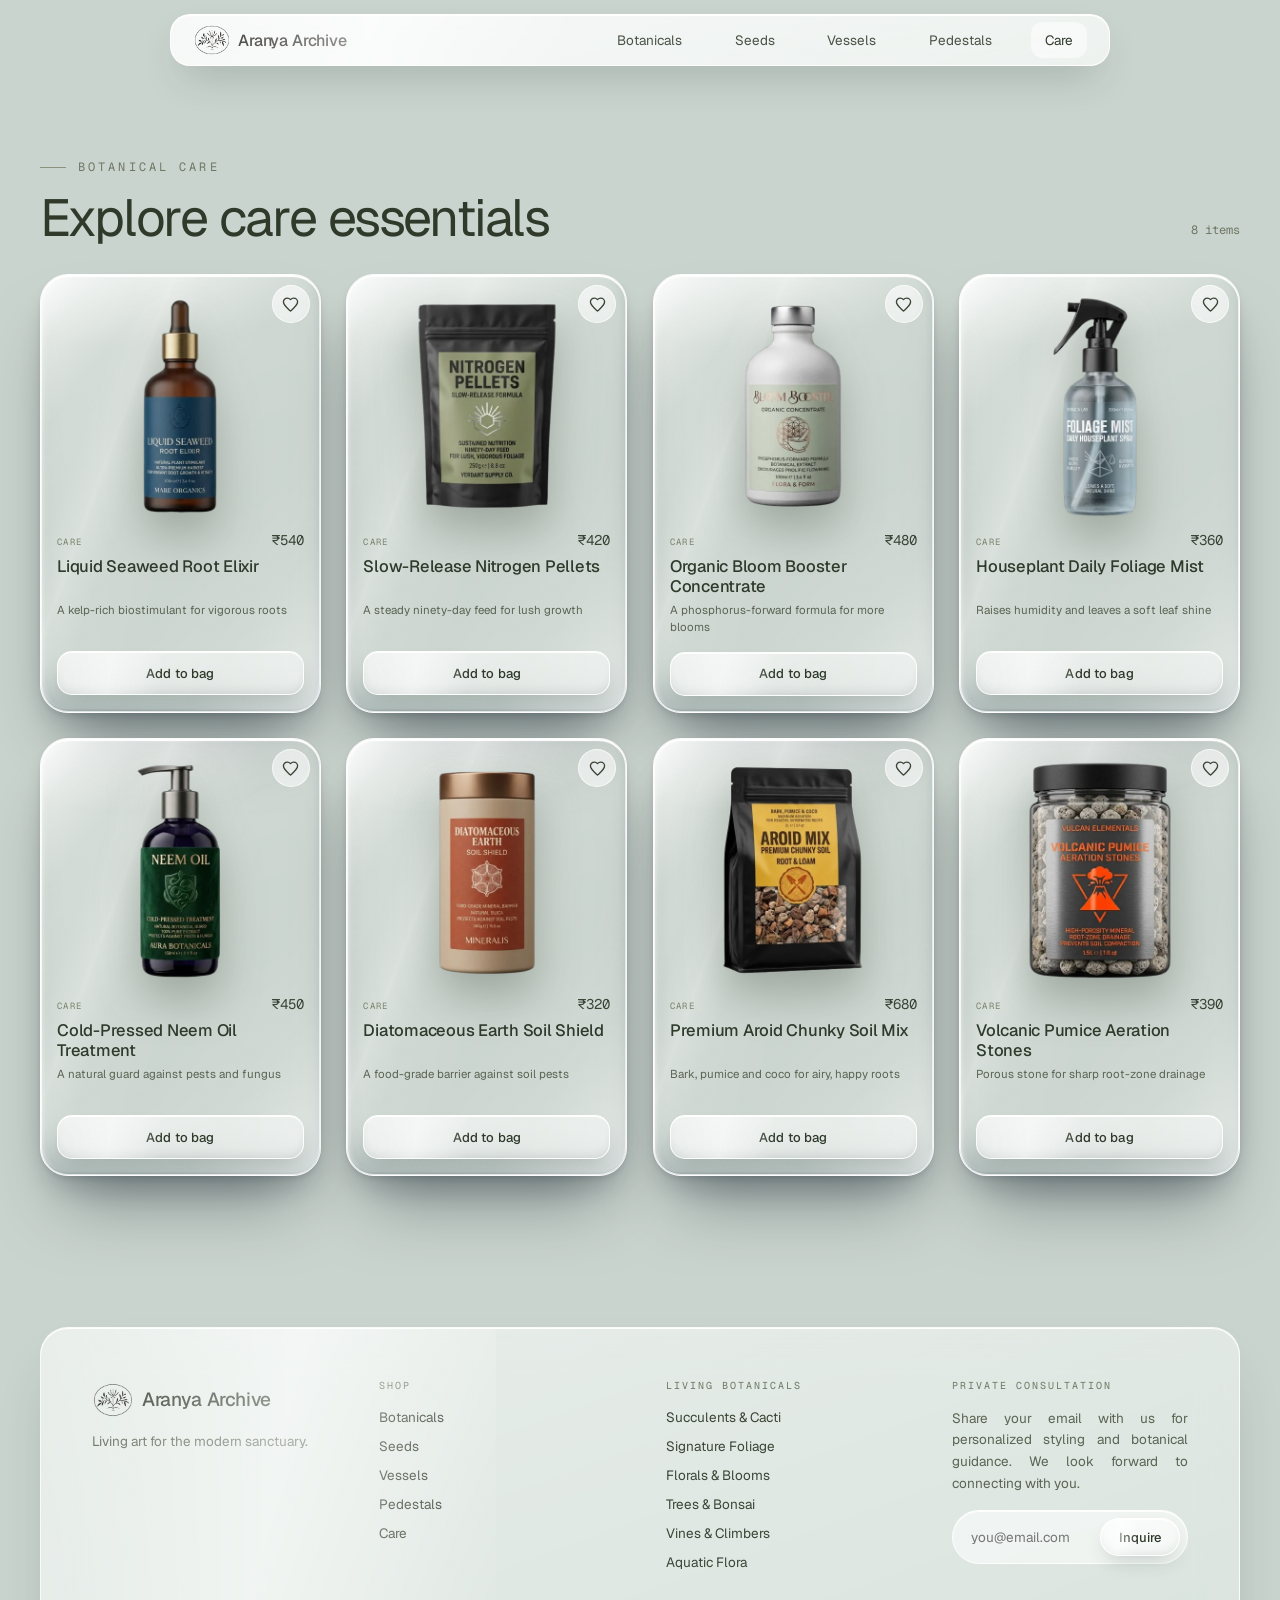
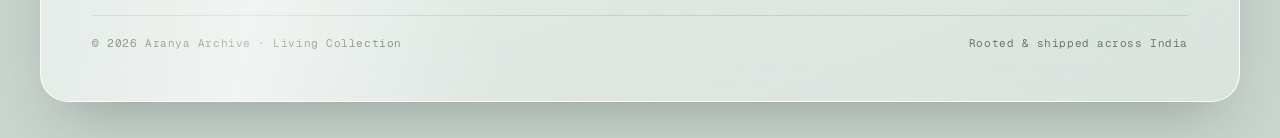
<file: care.html>
<!DOCTYPE html>
<html lang="en">
<head>
<meta charset="utf-8">
<meta name="viewport" content="width=device-width, initial-scale=1">
<title>Care — Aranya Archive</title>
<meta name="description" content="Aranya Archive — living art for the modern sanctuary. Explore care essentials.">
<link rel="preconnect" href="https://fonts.googleapis.com">
<link rel="preconnect" href="https://fonts.gstatic.com" crossorigin>
<link href="https://fonts.googleapis.com/css2?family=Geist:wght@300;400;500;600&family=Geist+Mono:wght@400;500&display=swap" rel="stylesheet">
<link rel="icon" type="image/png" href="assets/favicon.png">
<link rel="apple-touch-icon" href="assets/favicon.png">
<meta property="og:image" content="assets/thumbnail.png">
<meta property="og:title" content="Aranya Archive — Care">
<meta property="og:description" content="Living art for the modern sanctuary.">
<meta name="twitter:card" content="summary_large_image">
<meta name="twitter:image" content="assets/thumbnail.png">
<link rel="stylesheet" href="assets/css/styles.css">
<script>window.ARANYA_PAGE = 'care';</script>
</head>
<body>

<header class="site-header">
  <nav class="nav">
    <a class="nav__brand" href="index.html">
      <img src="assets/logo-leaf.png" alt="Aranya Archive">
      <span class="nav__brand-name">Aranya Archive</span>
    </a>
    <div class="nav__links">
      <a href="index.html#catalog">Botanicals</a>
      <a href="seeds.html">Seeds</a>
      <a href="vessels.html">Vessels</a>
      <a href="pedestals.html">Pedestals</a>
      <a href="care.html" class="is-active">Care</a>
    </div>
    <div class="nav__actions">
      <button class="nav__burger" aria-label="Menu">
        <svg width="18" height="18" viewBox="0 0 24 24" fill="none" stroke="currentColor" stroke-width="1.8" stroke-linecap="round"><line x1="4" y1="8" x2="20" y2="8"></line><line x1="4" y1="16" x2="20" y2="16"></line></svg>
      </button>
    </div>
  </nav>
  <div class="mobile-menu">
    <a href="index.html#catalog">Botanicals</a>
    <a href="seeds.html">Seeds</a>
    <a href="vessels.html">Vessels</a>
    <a href="pedestals.html">Pedestals</a>
    <a href="care.html">Care</a>
  </div>
</header>

<section class="catalog" id="catalog">
  <div class="catalog__inner">
    <div class="catalog__top-pad inner"></div>
    <div class="catalog__meta">
      <div>
        <div class="catalog__kicker"><span class="rule"></span>BOTANICAL CARE</div>
        <h2 class="catalog__headline">Explore care essentials</h2>
      </div>
      <div class="catalog__count" id="count"></div>
    </div>
    <div class="grid" id="grid"></div>
  </div>
</section>

<footer class="footer">
  <div class="footer__card">
    <div class="footer__grid">
      <div>
        <div class="footer__brand-row">
          <img src="assets/logo-leaf.png" alt="Aranya Archive">
          <span class="footer__brand-name">Aranya Archive</span>
        </div>
        <p class="footer__blurb">Living art for the modern sanctuary.</p>
      </div>
      <div>
        <div class="footer__col-head">Shop</div>
        <div class="footer__links">
          <a href="index.html#catalog">Botanicals</a>
          <a href="seeds.html">Seeds</a>
          <a href="vessels.html">Vessels</a>
          <a href="pedestals.html">Pedestals</a>
          <a href="care.html">Care</a>
        </div>
      </div>
      <div>
        <div class="footer__col-head">Living Botanicals</div>
        <div class="footer__links">
          <a href="index.html#catalog">Succulents &amp; Cacti</a>
          <a href="index.html#catalog">Signature Foliage</a>
          <a href="index.html#catalog">Florals &amp; Blooms</a>
          <a href="index.html#catalog">Trees &amp; Bonsai</a>
          <a href="index.html#catalog">Vines &amp; Climbers</a>
          <a href="index.html#catalog">Aquatic Flora</a>
        </div>
      </div>
      <div>
        <div class="footer__col-head">Private Consultation</div>
        <p class="footer__consult-copy">Share your email with us for personalized styling and botanical guidance. We look forward to connecting with you.</p>
        <form class="footer__form">
          <input type="email" placeholder="you@email.com" aria-label="Your email" required>
          <button type="submit">Inquire</button>
        </form>
      </div>
    </div>
    <div class="footer__bar">
      <span>© 2026 Aranya Archive · Living Collection</span>
      <span>Rooted &amp; shipped across India</span>
    </div>
  </div>
</footer>

<div class="bag-wrap hidden" id="bag"></div>

<script src="assets/js/app.js"></script>
</body>
</html>
</file>
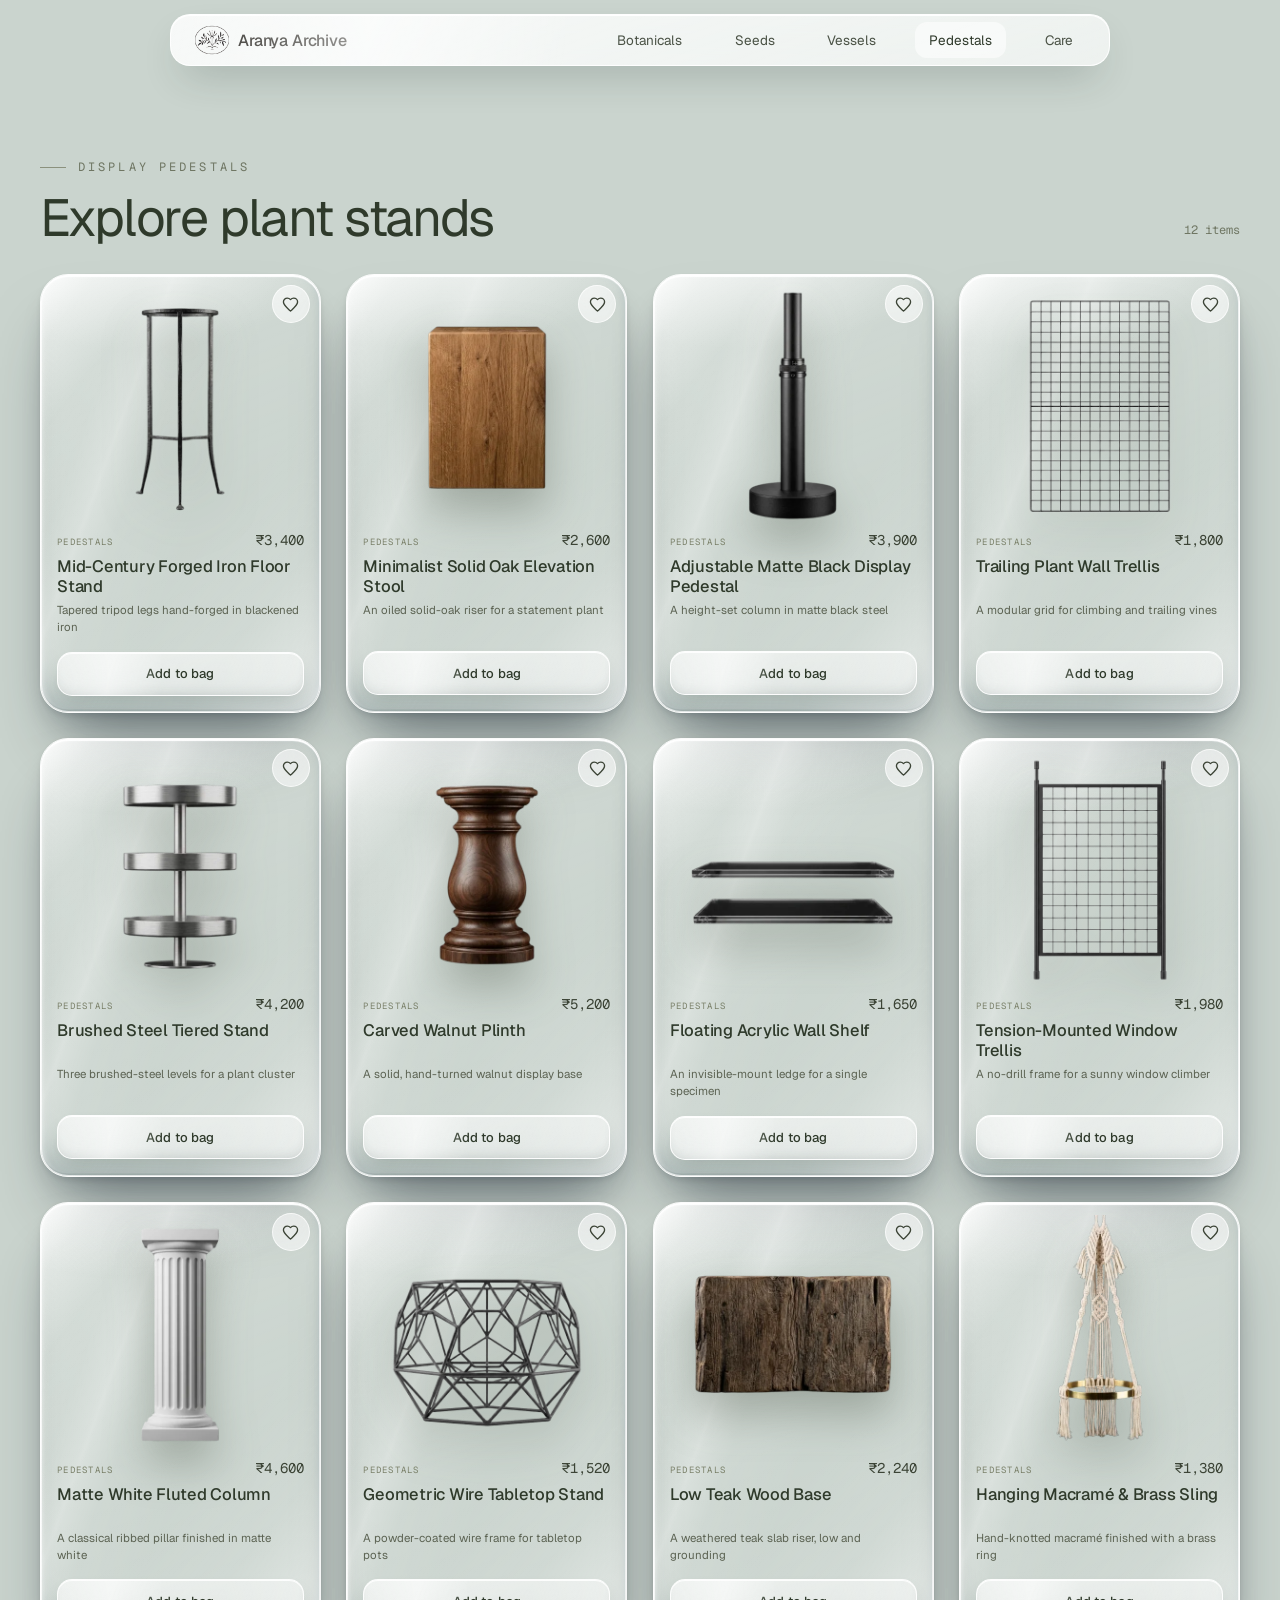
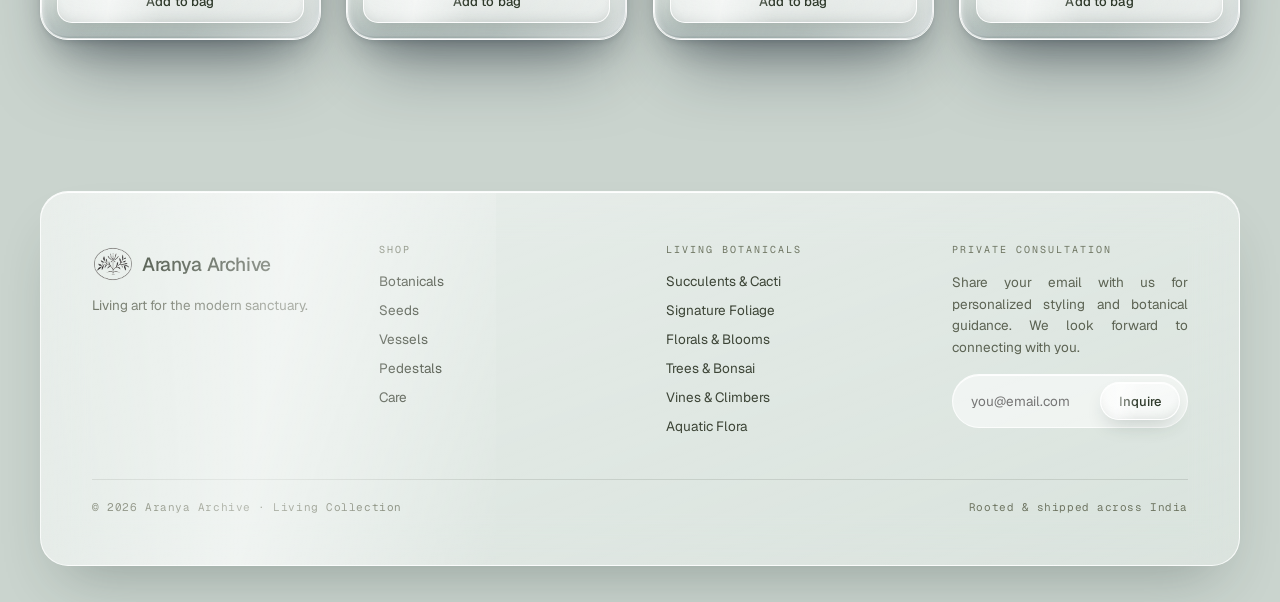
<file: pedestals.html>
<!DOCTYPE html>
<html lang="en">
<head>
<meta charset="utf-8">
<meta name="viewport" content="width=device-width, initial-scale=1">
<title>Pedestals — Aranya Archive</title>
<meta name="description" content="Aranya Archive — living art for the modern sanctuary. Explore plant stands.">
<link rel="preconnect" href="https://fonts.googleapis.com">
<link rel="preconnect" href="https://fonts.gstatic.com" crossorigin>
<link href="https://fonts.googleapis.com/css2?family=Geist:wght@300;400;500;600&family=Geist+Mono:wght@400;500&display=swap" rel="stylesheet">
<link rel="icon" type="image/png" href="assets/favicon.png">
<link rel="apple-touch-icon" href="assets/favicon.png">
<meta property="og:image" content="assets/thumbnail.png">
<meta property="og:title" content="Aranya Archive — Pedestals">
<meta property="og:description" content="Living art for the modern sanctuary.">
<meta name="twitter:card" content="summary_large_image">
<meta name="twitter:image" content="assets/thumbnail.png">
<link rel="stylesheet" href="assets/css/styles.css">
<script>window.ARANYA_PAGE = 'pedestals';</script>
</head>
<body>

<header class="site-header">
  <nav class="nav">
    <a class="nav__brand" href="index.html">
      <img src="assets/logo-leaf.png" alt="Aranya Archive">
      <span class="nav__brand-name">Aranya Archive</span>
    </a>
    <div class="nav__links">
      <a href="index.html#catalog">Botanicals</a>
      <a href="seeds.html">Seeds</a>
      <a href="vessels.html">Vessels</a>
      <a href="pedestals.html" class="is-active">Pedestals</a>
      <a href="care.html">Care</a>
    </div>
    <div class="nav__actions">
      <button class="nav__burger" aria-label="Menu">
        <svg width="18" height="18" viewBox="0 0 24 24" fill="none" stroke="currentColor" stroke-width="1.8" stroke-linecap="round"><line x1="4" y1="8" x2="20" y2="8"></line><line x1="4" y1="16" x2="20" y2="16"></line></svg>
      </button>
    </div>
  </nav>
  <div class="mobile-menu">
    <a href="index.html#catalog">Botanicals</a>
    <a href="seeds.html">Seeds</a>
    <a href="vessels.html">Vessels</a>
    <a href="pedestals.html">Pedestals</a>
    <a href="care.html">Care</a>
  </div>
</header>

<section class="catalog" id="catalog">
  <div class="catalog__inner">
    <div class="catalog__top-pad inner"></div>
    <div class="catalog__meta">
      <div>
        <div class="catalog__kicker"><span class="rule"></span>DISPLAY PEDESTALS</div>
        <h2 class="catalog__headline">Explore plant stands</h2>
      </div>
      <div class="catalog__count" id="count"></div>
    </div>
    <div class="grid" id="grid"></div>
  </div>
</section>

<footer class="footer">
  <div class="footer__card">
    <div class="footer__grid">
      <div>
        <div class="footer__brand-row">
          <img src="assets/logo-leaf.png" alt="Aranya Archive">
          <span class="footer__brand-name">Aranya Archive</span>
        </div>
        <p class="footer__blurb">Living art for the modern sanctuary.</p>
      </div>
      <div>
        <div class="footer__col-head">Shop</div>
        <div class="footer__links">
          <a href="index.html#catalog">Botanicals</a>
          <a href="seeds.html">Seeds</a>
          <a href="vessels.html">Vessels</a>
          <a href="pedestals.html">Pedestals</a>
          <a href="care.html">Care</a>
        </div>
      </div>
      <div>
        <div class="footer__col-head">Living Botanicals</div>
        <div class="footer__links">
          <a href="index.html#catalog">Succulents &amp; Cacti</a>
          <a href="index.html#catalog">Signature Foliage</a>
          <a href="index.html#catalog">Florals &amp; Blooms</a>
          <a href="index.html#catalog">Trees &amp; Bonsai</a>
          <a href="index.html#catalog">Vines &amp; Climbers</a>
          <a href="index.html#catalog">Aquatic Flora</a>
        </div>
      </div>
      <div>
        <div class="footer__col-head">Private Consultation</div>
        <p class="footer__consult-copy">Share your email with us for personalized styling and botanical guidance. We look forward to connecting with you.</p>
        <form class="footer__form">
          <input type="email" placeholder="you@email.com" aria-label="Your email" required>
          <button type="submit">Inquire</button>
        </form>
      </div>
    </div>
    <div class="footer__bar">
      <span>© 2026 Aranya Archive · Living Collection</span>
      <span>Rooted &amp; shipped across India</span>
    </div>
  </div>
</footer>

<div class="bag-wrap hidden" id="bag"></div>

<script src="assets/js/app.js"></script>
</body>
</html>
</file>
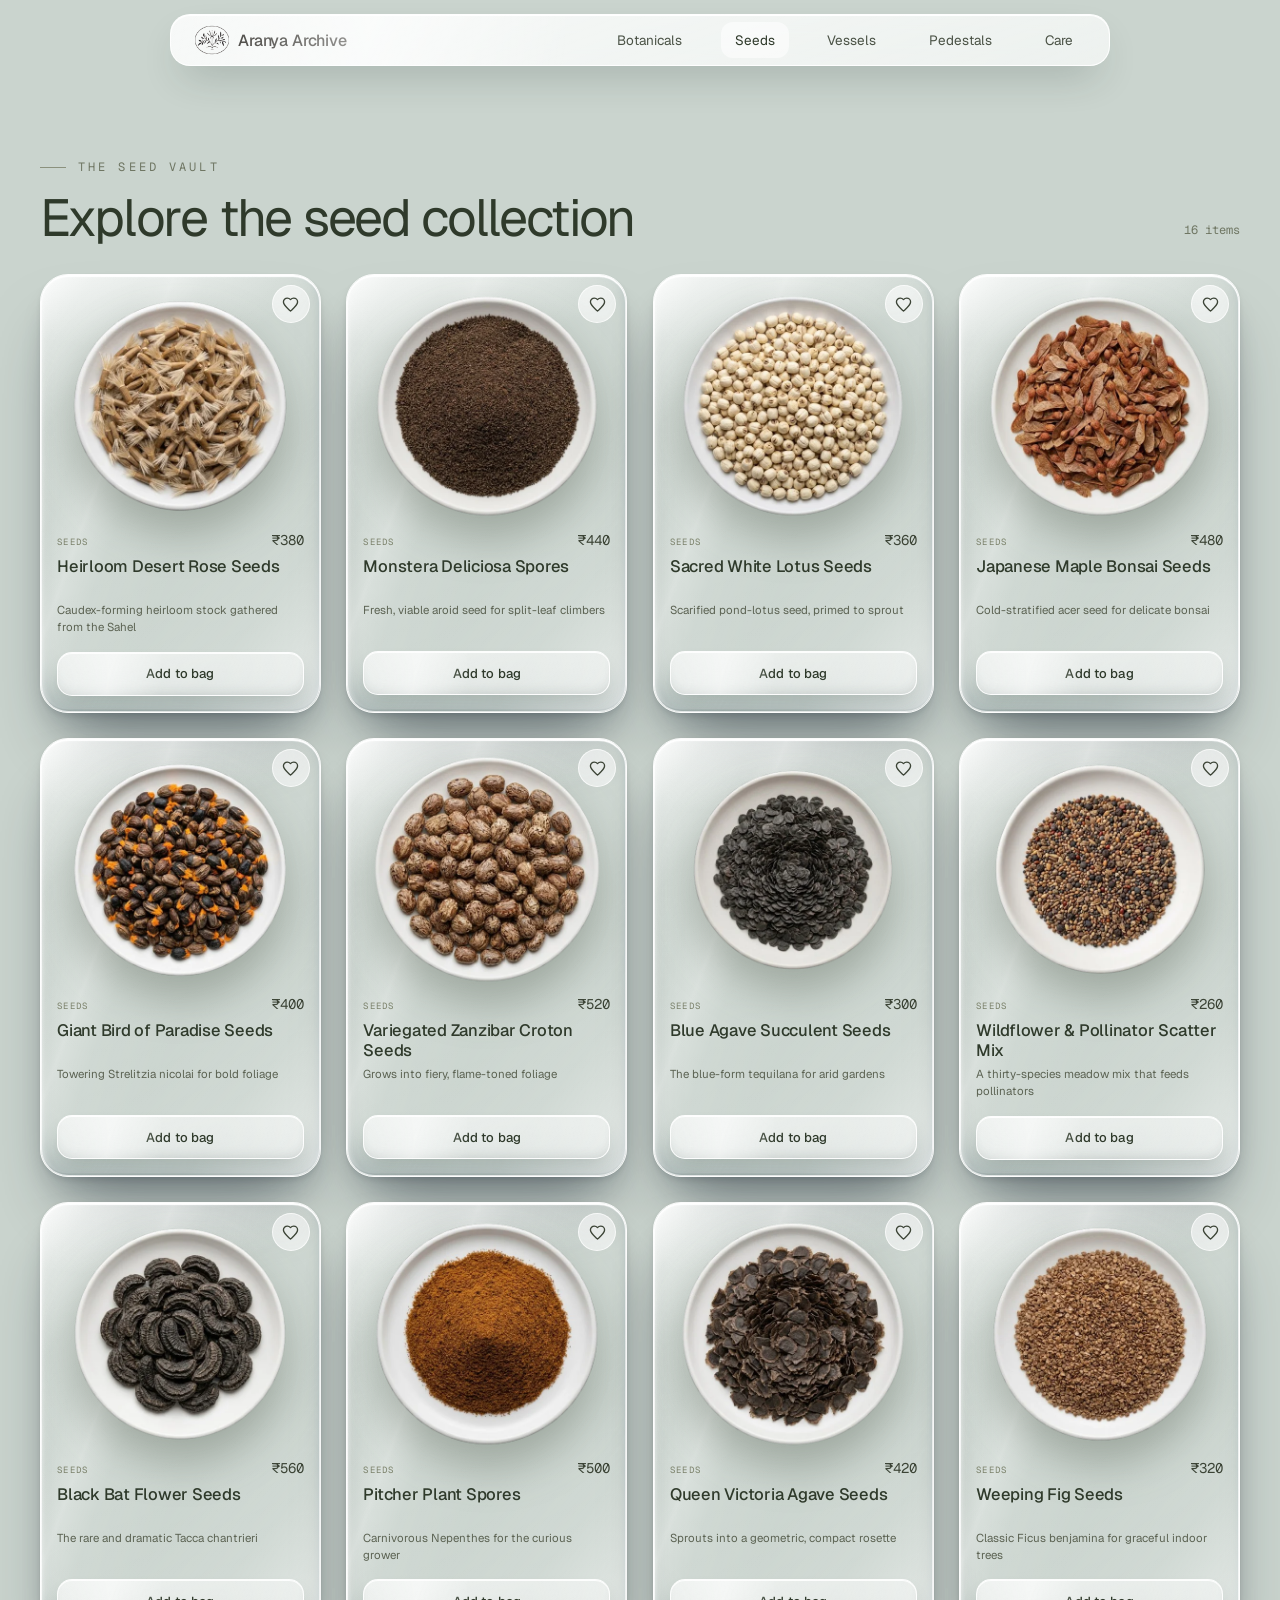
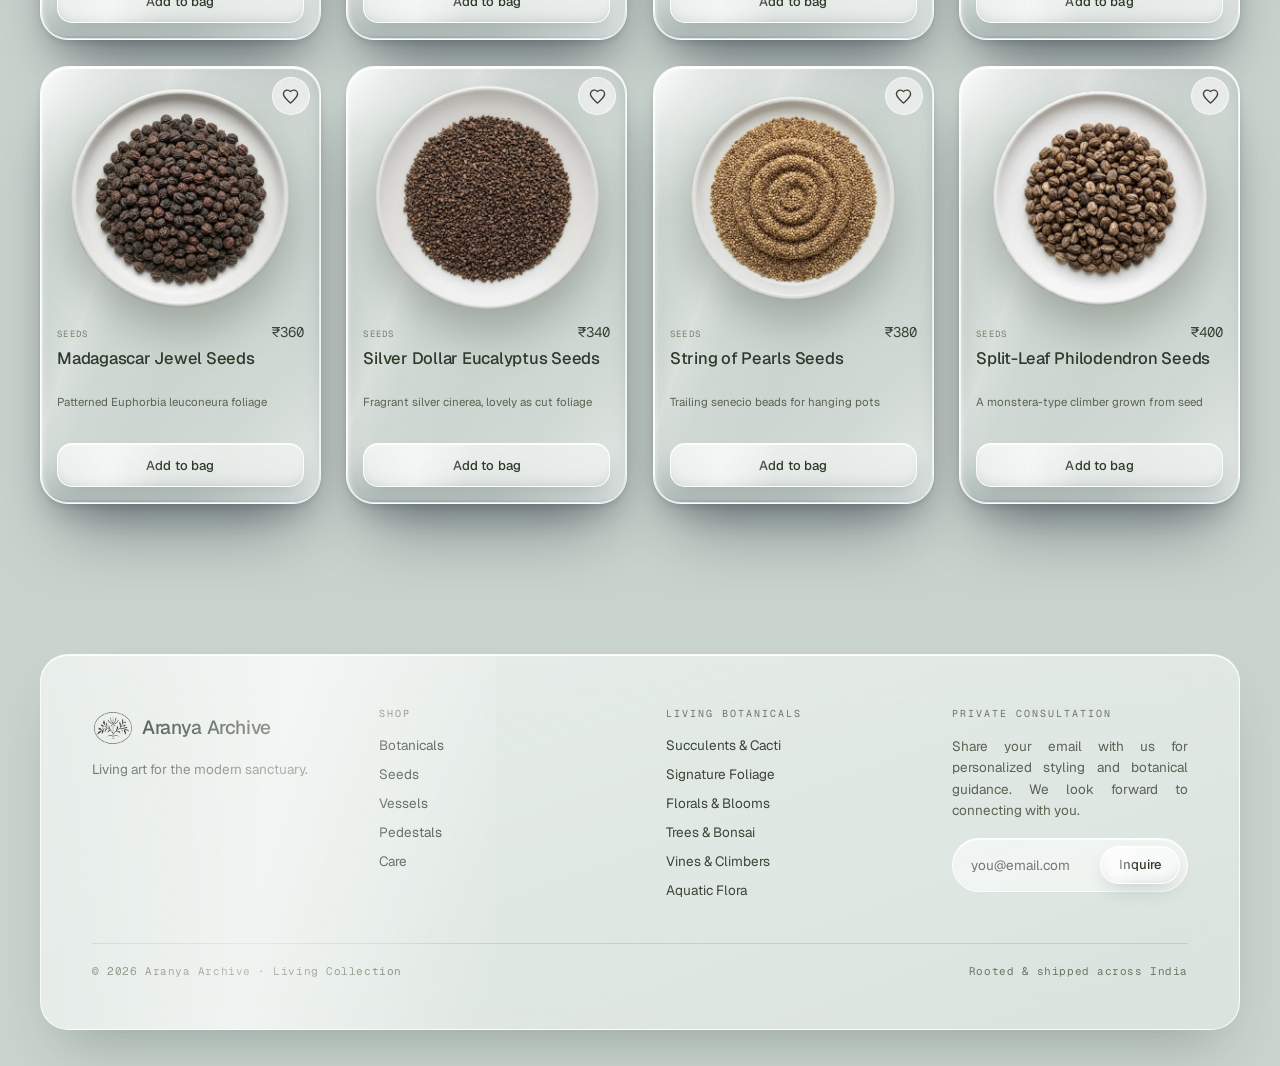
<file: seeds.html>
<!DOCTYPE html>
<html lang="en">
<head>
<meta charset="utf-8">
<meta name="viewport" content="width=device-width, initial-scale=1">
<title>Seeds — Aranya Archive</title>
<meta name="description" content="Aranya Archive — living art for the modern sanctuary. Explore the seed collection.">
<link rel="preconnect" href="https://fonts.googleapis.com">
<link rel="preconnect" href="https://fonts.gstatic.com" crossorigin>
<link href="https://fonts.googleapis.com/css2?family=Geist:wght@300;400;500;600&family=Geist+Mono:wght@400;500&display=swap" rel="stylesheet">
<link rel="icon" type="image/png" href="assets/favicon.png">
<link rel="apple-touch-icon" href="assets/favicon.png">
<meta property="og:image" content="assets/thumbnail.png">
<meta property="og:title" content="Aranya Archive — Seeds">
<meta property="og:description" content="Living art for the modern sanctuary.">
<meta name="twitter:card" content="summary_large_image">
<meta name="twitter:image" content="assets/thumbnail.png">
<link rel="stylesheet" href="assets/css/styles.css">
<script>window.ARANYA_PAGE = 'seeds';</script>
</head>
<body>

<header class="site-header">
  <nav class="nav">
    <a class="nav__brand" href="index.html">
      <img src="assets/logo-leaf.png" alt="Aranya Archive">
      <span class="nav__brand-name">Aranya Archive</span>
    </a>
    <div class="nav__links">
      <a href="index.html#catalog">Botanicals</a>
      <a href="seeds.html" class="is-active">Seeds</a>
      <a href="vessels.html">Vessels</a>
      <a href="pedestals.html">Pedestals</a>
      <a href="care.html">Care</a>
    </div>
    <div class="nav__actions">
      <button class="nav__burger" aria-label="Menu">
        <svg width="18" height="18" viewBox="0 0 24 24" fill="none" stroke="currentColor" stroke-width="1.8" stroke-linecap="round"><line x1="4" y1="8" x2="20" y2="8"></line><line x1="4" y1="16" x2="20" y2="16"></line></svg>
      </button>
    </div>
  </nav>
  <div class="mobile-menu">
    <a href="index.html#catalog">Botanicals</a>
    <a href="seeds.html">Seeds</a>
    <a href="vessels.html">Vessels</a>
    <a href="pedestals.html">Pedestals</a>
    <a href="care.html">Care</a>
  </div>
</header>

<section class="catalog" id="catalog">
  <div class="catalog__inner">
    <div class="catalog__top-pad inner"></div>
    <div class="catalog__meta">
      <div>
        <div class="catalog__kicker"><span class="rule"></span>THE SEED VAULT</div>
        <h2 class="catalog__headline">Explore the seed collection</h2>
      </div>
      <div class="catalog__count" id="count"></div>
    </div>
    <div class="grid" id="grid"></div>
  </div>
</section>

<footer class="footer">
  <div class="footer__card">
    <div class="footer__grid">
      <div>
        <div class="footer__brand-row">
          <img src="assets/logo-leaf.png" alt="Aranya Archive">
          <span class="footer__brand-name">Aranya Archive</span>
        </div>
        <p class="footer__blurb">Living art for the modern sanctuary.</p>
      </div>
      <div>
        <div class="footer__col-head">Shop</div>
        <div class="footer__links">
          <a href="index.html#catalog">Botanicals</a>
          <a href="seeds.html">Seeds</a>
          <a href="vessels.html">Vessels</a>
          <a href="pedestals.html">Pedestals</a>
          <a href="care.html">Care</a>
        </div>
      </div>
      <div>
        <div class="footer__col-head">Living Botanicals</div>
        <div class="footer__links">
          <a href="index.html#catalog">Succulents &amp; Cacti</a>
          <a href="index.html#catalog">Signature Foliage</a>
          <a href="index.html#catalog">Florals &amp; Blooms</a>
          <a href="index.html#catalog">Trees &amp; Bonsai</a>
          <a href="index.html#catalog">Vines &amp; Climbers</a>
          <a href="index.html#catalog">Aquatic Flora</a>
        </div>
      </div>
      <div>
        <div class="footer__col-head">Private Consultation</div>
        <p class="footer__consult-copy">Share your email with us for personalized styling and botanical guidance. We look forward to connecting with you.</p>
        <form class="footer__form">
          <input type="email" placeholder="you@email.com" aria-label="Your email" required>
          <button type="submit">Inquire</button>
        </form>
      </div>
    </div>
    <div class="footer__bar">
      <span>© 2026 Aranya Archive · Living Collection</span>
      <span>Rooted &amp; shipped across India</span>
    </div>
  </div>
</footer>

<div class="bag-wrap hidden" id="bag"></div>

<script src="assets/js/app.js"></script>
</body>
</html>
</file>
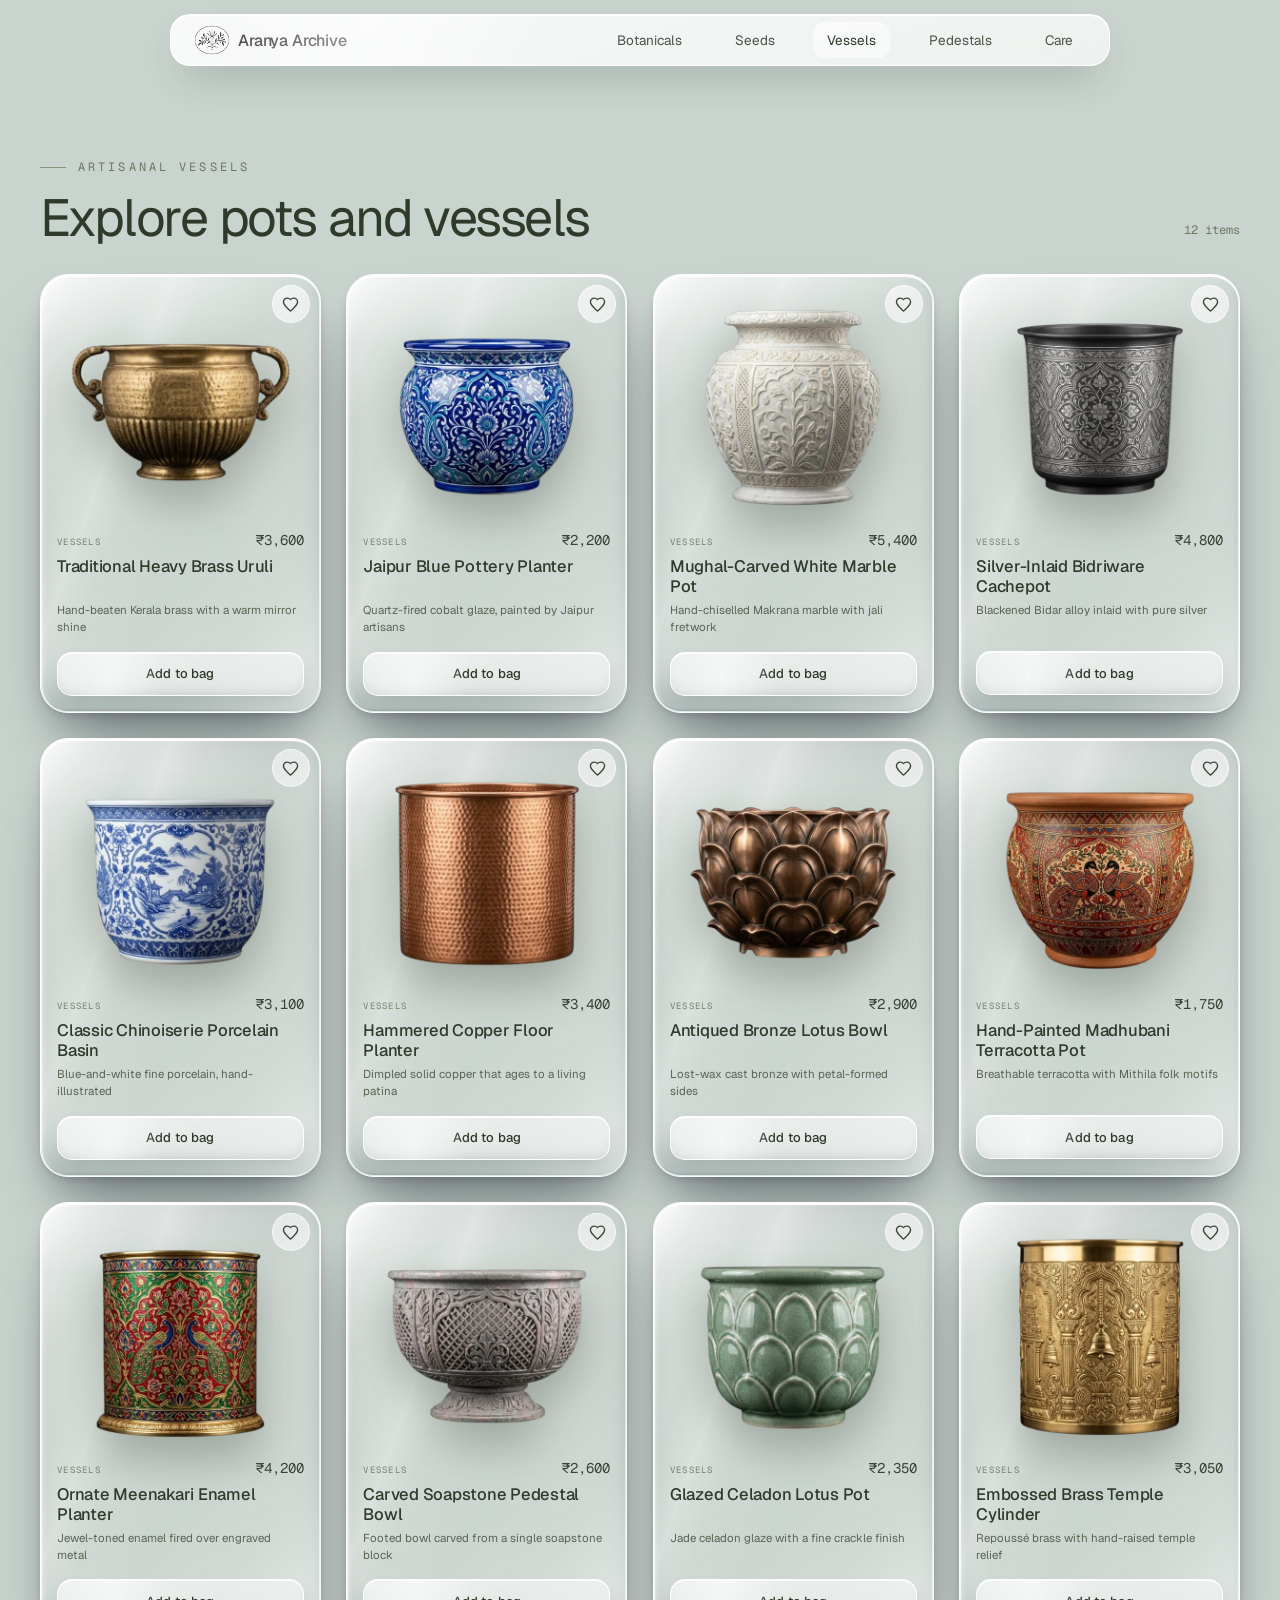
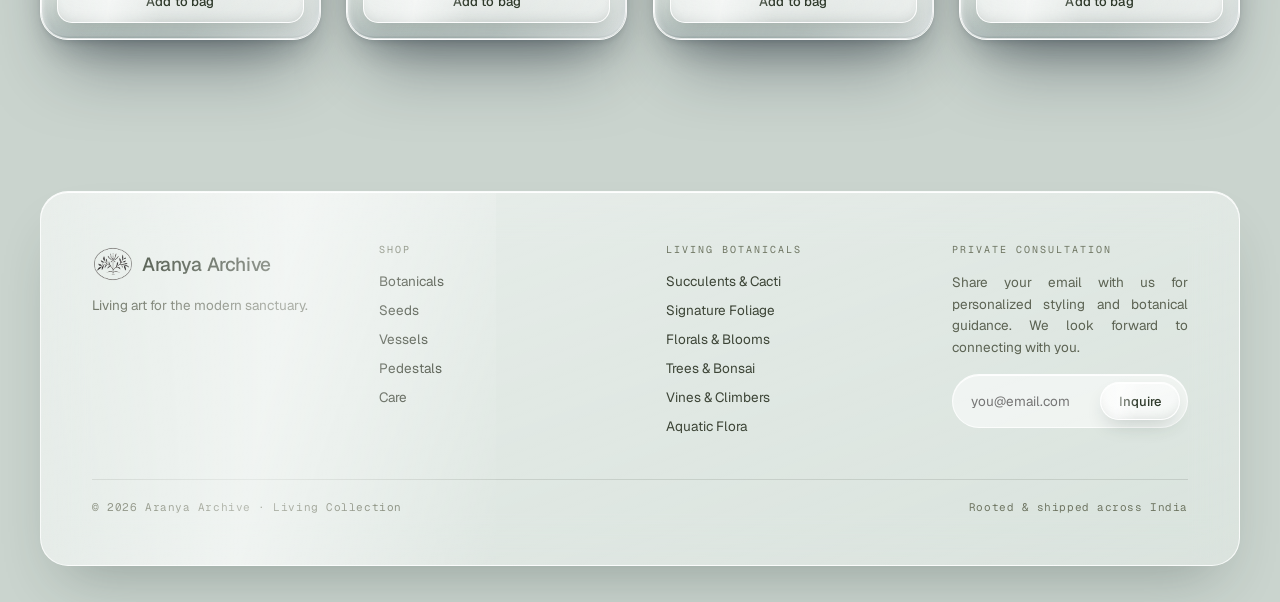
<file: vessels.html>
<!DOCTYPE html>
<html lang="en">
<head>
<meta charset="utf-8">
<meta name="viewport" content="width=device-width, initial-scale=1">
<title>Vessels — Aranya Archive</title>
<meta name="description" content="Aranya Archive — living art for the modern sanctuary. Explore pots and vessels.">
<link rel="preconnect" href="https://fonts.googleapis.com">
<link rel="preconnect" href="https://fonts.gstatic.com" crossorigin>
<link href="https://fonts.googleapis.com/css2?family=Geist:wght@300;400;500;600&family=Geist+Mono:wght@400;500&display=swap" rel="stylesheet">
<link rel="icon" type="image/png" href="assets/favicon.png">
<link rel="apple-touch-icon" href="assets/favicon.png">
<meta property="og:image" content="assets/thumbnail.png">
<meta property="og:title" content="Aranya Archive — Vessels">
<meta property="og:description" content="Living art for the modern sanctuary.">
<meta name="twitter:card" content="summary_large_image">
<meta name="twitter:image" content="assets/thumbnail.png">
<link rel="stylesheet" href="assets/css/styles.css">
<script>window.ARANYA_PAGE = 'vessels';</script>
</head>
<body>

<header class="site-header">
  <nav class="nav">
    <a class="nav__brand" href="index.html">
      <img src="assets/logo-leaf.png" alt="Aranya Archive">
      <span class="nav__brand-name">Aranya Archive</span>
    </a>
    <div class="nav__links">
      <a href="index.html#catalog">Botanicals</a>
      <a href="seeds.html">Seeds</a>
      <a href="vessels.html" class="is-active">Vessels</a>
      <a href="pedestals.html">Pedestals</a>
      <a href="care.html">Care</a>
    </div>
    <div class="nav__actions">
      <button class="nav__burger" aria-label="Menu">
        <svg width="18" height="18" viewBox="0 0 24 24" fill="none" stroke="currentColor" stroke-width="1.8" stroke-linecap="round"><line x1="4" y1="8" x2="20" y2="8"></line><line x1="4" y1="16" x2="20" y2="16"></line></svg>
      </button>
    </div>
  </nav>
  <div class="mobile-menu">
    <a href="index.html#catalog">Botanicals</a>
    <a href="seeds.html">Seeds</a>
    <a href="vessels.html">Vessels</a>
    <a href="pedestals.html">Pedestals</a>
    <a href="care.html">Care</a>
  </div>
</header>

<section class="catalog" id="catalog">
  <div class="catalog__inner">
    <div class="catalog__top-pad inner"></div>
    <div class="catalog__meta">
      <div>
        <div class="catalog__kicker"><span class="rule"></span>ARTISANAL VESSELS</div>
        <h2 class="catalog__headline">Explore pots and vessels</h2>
      </div>
      <div class="catalog__count" id="count"></div>
    </div>
    <div class="grid" id="grid"></div>
  </div>
</section>

<footer class="footer">
  <div class="footer__card">
    <div class="footer__grid">
      <div>
        <div class="footer__brand-row">
          <img src="assets/logo-leaf.png" alt="Aranya Archive">
          <span class="footer__brand-name">Aranya Archive</span>
        </div>
        <p class="footer__blurb">Living art for the modern sanctuary.</p>
      </div>
      <div>
        <div class="footer__col-head">Shop</div>
        <div class="footer__links">
          <a href="index.html#catalog">Botanicals</a>
          <a href="seeds.html">Seeds</a>
          <a href="vessels.html">Vessels</a>
          <a href="pedestals.html">Pedestals</a>
          <a href="care.html">Care</a>
        </div>
      </div>
      <div>
        <div class="footer__col-head">Living Botanicals</div>
        <div class="footer__links">
          <a href="index.html#catalog">Succulents &amp; Cacti</a>
          <a href="index.html#catalog">Signature Foliage</a>
          <a href="index.html#catalog">Florals &amp; Blooms</a>
          <a href="index.html#catalog">Trees &amp; Bonsai</a>
          <a href="index.html#catalog">Vines &amp; Climbers</a>
          <a href="index.html#catalog">Aquatic Flora</a>
        </div>
      </div>
      <div>
        <div class="footer__col-head">Private Consultation</div>
        <p class="footer__consult-copy">Share your email with us for personalized styling and botanical guidance. We look forward to connecting with you.</p>
        <form class="footer__form">
          <input type="email" placeholder="you@email.com" aria-label="Your email" required>
          <button type="submit">Inquire</button>
        </form>
      </div>
    </div>
    <div class="footer__bar">
      <span>© 2026 Aranya Archive · Living Collection</span>
      <span>Rooted &amp; shipped across India</span>
    </div>
  </div>
</footer>

<div class="bag-wrap hidden" id="bag"></div>

<script src="assets/js/app.js"></script>
</body>
</html>
</file>
<file: assets/css/styles.css>
/* =========================================================================
   ARANYA ARCHIVE — Glass Storefront
   Framework-free stylesheet. Recreated from the Claude Design handoff.
   ========================================================================= */

/* ---------- Design tokens ---------- */
:root {
  --sage:        #cad4ce;   /* page canvas */
  --ink:         #3C4436;   /* primary text / links */
  --ink-deep:    #2f3a2b;   /* headings */
  --ink-soft:    #4a5245;   /* nav links */
  --ink-mute:    #5c6353;   /* body copy */
  --ink-faint:   #6f7663;   /* mono labels */
  --cream:       #F6ECD9;   /* light text on dark */
  --olive:       #ADC299;   /* accent */
  --olive-deep:  #9aad82;   /* meters */
  --petal:       #e8749b;   /* wishlist heart */
  --hair:        rgba(60,68,54,.14);
  --wa-green:    #25D366;
  --radius-card: 28px;
  --font-sans:   'Geist', system-ui, -apple-system, 'Segoe UI', sans-serif;
  --font-mono:   'Geist Mono', ui-monospace, SFMono-Regular, Menlo, Monaco, monospace;
}

/* ---------- Reset ---------- */
* { box-sizing: border-box; }
html { scroll-behavior: smooth; }
body {
  margin: 0;
  background: var(--sage);
  color: var(--ink);
  font-family: var(--font-sans);
  -webkit-font-smoothing: antialiased;
  text-rendering: optimizeLegibility;
  overflow-x: hidden;
}
a { color: var(--ink); text-decoration: none; }
a:hover { color: #686C60; }
img { display: block; }
button { font-family: inherit; }
::selection { background: var(--olive); color: #22301c; }

/* ---------- Animations ---------- */
@keyframes gridIn   { from { opacity: 0; transform: translateY(22px); } to { opacity: 1; transform: none; } }
@keyframes fadeUp   { from { opacity: 0; transform: translateY(30px); } to { opacity: 1; transform: none; } }
@keyframes floatSlow{ 0%,100% { transform: translateY(0); } 50% { transform: translateY(-11px); } }
@keyframes menuIn   { from { opacity: 0; transform: translateY(-8px); } to { opacity: 1; transform: none; } }
@keyframes shine    { 0%,68% { transform: translateX(-220%) skewX(-14deg); } 100% { transform: translateX(360%) skewX(-14deg); } }
@keyframes sheetUp  { from { opacity: 0; transform: translateY(34px); } to { opacity: 1; transform: none; } }

@media (prefers-reduced-motion: reduce) {
  *, *::before, *::after { animation: none !important; transition: none !important; }
  html { scroll-behavior: auto; }
}

/* =========================================================================
   HEADER / NAV
   ========================================================================= */
.site-header {
  position: fixed; top: 0; left: 0; right: 0; z-index: 60;
  padding: 14px clamp(14px, 4vw, 40px);
}
.nav {
  max-width: 940px; margin: 0 auto;
  display: flex; align-items: center; gap: 0;
  padding: 6px 22px; border-radius: 20px;
  position: relative; overflow: hidden;
  transition: max-width .45s cubic-bezier(.2,.7,.2,1), padding .45s cubic-bezier(.2,.7,.2,1);
  background: linear-gradient(160deg, rgba(255,255,255,.86), rgba(255,255,255,.68));
  backdrop-filter: blur(22px) saturate(1.5);
  -webkit-backdrop-filter: blur(22px) saturate(1.5);
  border: 1px solid rgba(255,255,255,.9);
  box-shadow: 0 18px 40px -14px rgba(30,50,44,.3), inset 0 1px 0 rgba(255,255,255,.95);
}
.nav.shrunk { max-width: 840px; }
.nav::after {
  content: ''; position: absolute; top: 0; bottom: 0; left: 0; width: 42%;
  pointer-events: none;
  background: linear-gradient(100deg, transparent, rgba(255,255,255,.55), transparent);
  animation: shine 3.6s ease-in-out 1.4s infinite;
}
.nav__brand { flex: none; display: flex; align-items: center; gap: 7px; min-width: 0; }
.nav__brand img { width: 38px; height: 38px; object-fit: contain; }
.nav__brand-name { font-size: 16px; font-weight: 500; letter-spacing: -.01em; color: #26241f; white-space: nowrap; }
.nav__links {
  flex: 1; align-items: center; justify-content: space-between;
  margin-left: clamp(110px, 20vw, 280px);
  transition: margin-left .45s cubic-bezier(.2,.7,.2,1);
  gap: 8px; display: flex;
}
.nav.shrunk .nav__links { margin-left: calc(clamp(110px, 20vw, 280px) - 100px); }
.nav__links a {
  padding: 9px 14px; border-radius: 12px; font-size: 13.5px; color: var(--ink-soft);
  transition: background .2s, color .2s;
}
.nav__links a:hover,
.nav__links a.is-active { background: rgba(255,255,255,.55); color: var(--ink-deep); }
.nav__actions { display: flex; align-items: center; justify-content: flex-end; gap: 8px; flex: none; margin-left: auto; }
.nav__burger {
  width: 42px; height: 42px; border-radius: 50%; place-items: center; cursor: pointer;
  background: rgba(255,255,255,.5); border: 1px solid rgba(255,255,255,.66); color: var(--ink);
  display: none;
}
.mobile-menu {
  max-width: 1340px; margin: 8px auto 0; padding: 10px; border-radius: 20px;
  background: rgba(255,255,255,.62);
  backdrop-filter: blur(22px); -webkit-backdrop-filter: blur(22px);
  border: 1px solid rgba(255,255,255,.7);
  box-shadow: 0 16px 40px rgba(60,68,54,.16);
  display: none; flex-direction: column; gap: 2px;
  animation: menuIn .28s ease;
}
.mobile-menu.open { display: flex; }
.mobile-menu a { padding: 14px 16px; border-radius: 13px; font-size: 15px; color: var(--ink); }
.mobile-menu a:hover { background: rgba(255,255,255,.6); }

/* =========================================================================
   HERO
   ========================================================================= */
.hero {
  position: relative; margin-top: 0;
  min-height: 100vh; min-height: 100dvh;
  display: flex; flex-direction: column; justify-content: center;
  padding: 0 clamp(16px, 4vw, 40px) clamp(80px, 10vw, 150px);
  overflow: hidden;
}
.hero__bg {
  position: absolute; top: -25%; left: 0; right: 0; height: 150%; z-index: 0;
  background: var(--sage); overflow: hidden; will-change: transform;
}
.hero__bg video { width: 100%; height: 100%; object-fit: cover; display: block; }
.hero__bg .vignette { position: absolute; inset: 0; pointer-events: none;
  background: radial-gradient(125% 115% at 50% 32%, rgba(0,0,0,0) 42%, rgba(14,20,12,.34) 100%); }
.hero__bg .tint { position: absolute; inset: 0; pointer-events: none; background: rgba(12,18,10,.10); }
.hero__content {
  position: relative; z-index: 2; max-width: 1280px; margin: 0 auto;
  padding-top: clamp(150px, 18vw, 240px); text-align: center;
  will-change: transform, opacity;
  animation: fadeUp .85s cubic-bezier(.2,.7,.2,1) both;
}
.hero__eyebrow {
  font-family: var(--font-mono); font-size: 12px; letter-spacing: .26em; text-transform: uppercase;
  color: #e2e7d7; display: flex; align-items: center; justify-content: center; gap: 14px;
  text-shadow: 0 1px 12px rgba(0,0,0,.45);
}
.hero__eyebrow .rule { width: 34px; height: 1px; background: rgba(246,236,217,.55); display: inline-block; }
.hero__title {
  margin: 18px 0 0; font-size: clamp(30px, 6.1vw, 84px); font-weight: 700; line-height: 1;
  letter-spacing: -.035em; color: var(--cream); white-space: nowrap;
  text-shadow: 0 2px 34px rgba(0,0,0,.4);
}
.hero__tagline {
  margin: 22px auto 0; max-width: none; font-size: clamp(14px, 1.3vw, 16px); line-height: 1.55;
  color: #eef1e6; white-space: nowrap; text-wrap: balance;
  text-shadow: 0 1px 16px rgba(0,0,0,.5); font-weight: 500;
}
.hero__cta-row { margin-top: 32px; display: flex; flex-wrap: wrap; justify-content: center; gap: 12px; }
.hero__cta {
  display: inline-flex; align-items: center; gap: 10px; height: 50px; box-sizing: border-box;
  padding: 6px 22px; border-radius: 20px; position: relative; overflow: hidden;
  background: linear-gradient(160deg, rgba(255,255,255,.86), rgba(255,255,255,.68));
  color: var(--ink-deep); font-size: 14.5px; border: 1px solid rgba(255,255,255,.9);
  backdrop-filter: blur(22px) saturate(1.5); -webkit-backdrop-filter: blur(22px) saturate(1.5);
  box-shadow: 0 18px 40px -14px rgba(30,50,44,.3), inset 0 1px 0 rgba(255,255,255,.95);
  transition: transform .2s;
}
.hero__cta:hover { transform: translateY(-2px); color: var(--ink-deep); }
.hero__cta::after {
  content: ''; position: absolute; top: 0; bottom: 0; left: 0; width: 42%; pointer-events: none;
  background: linear-gradient(100deg, transparent, rgba(255,255,255,.6), transparent);
  animation: shine 3.6s ease-in-out 0s infinite;
}
.hero__cta .arrow { font-family: var(--font-mono); font-size: 15px; }
.hero__scroll {
  position: absolute; left: 50%; bottom: 24px; transform: translateX(-50%); z-index: 2;
  display: flex; flex-direction: column; align-items: center; gap: 9px; pointer-events: none;
}
.hero__scroll span:first-child {
  font-family: var(--font-mono); font-size: 10px; letter-spacing: .3em; text-transform: uppercase;
  color: rgba(246,236,217,.8); text-shadow: 0 1px 10px rgba(0,0,0,.5);
}
.hero__scroll .line { width: 1px; height: 40px;
  background: linear-gradient(rgba(246,236,217,.85), rgba(246,236,217,0)); animation: floatSlow 2.6s ease-in-out infinite; }

/* =========================================================================
   CATALOG
   ========================================================================= */
.catalog {
  position: relative; background: var(--sage);
  padding: clamp(24px, 4vw, 52px) clamp(14px, 4vw, 40px) clamp(56px, 8vw, 104px);
}
.catalog__inner { position: relative; z-index: 2; max-width: 1340px; margin: 0 auto; }
.catalog__top-pad { height: 0; }
.catalog__top-pad.inner { height: clamp(90px, 12vh, 120px); }
.catalog__meta {
  display: flex; flex-wrap: wrap; align-items: flex-end; justify-content: space-between; gap: 16px;
}
.catalog__kicker {
  font-family: var(--font-mono); font-size: 12px; letter-spacing: .26em; text-transform: uppercase;
  color: var(--ink-faint); display: flex; align-items: center; gap: 12px;
}
.catalog__kicker .rule { width: 26px; height: 1px; background: rgb(139,145,125); display: inline-block; }
.catalog__headline {
  margin: 16px 0 0; font-size: clamp(30px, 4.4vw, 52px); font-weight: 400;
  letter-spacing: -.03em; line-height: 1.02; color: var(--ink-deep);
}
.catalog__count { font-family: var(--font-mono); font-size: 12px; color: var(--ink-faint); padding-bottom: 6px; }

/* Controls bar (chips + search) */
.controls { position: relative; z-index: 20; margin-top: 26px; }
.controls__bar {
  display: flex; align-items: center; gap: 7px; padding: 9px; border-radius: 999px;
  background: linear-gradient(160deg, rgba(255,255,255,.6), rgba(255,255,255,.34));
  backdrop-filter: blur(22px) saturate(1.5); -webkit-backdrop-filter: blur(22px) saturate(1.5);
  border: 1px solid rgba(255,255,255,.78);
  box-shadow: 0 18px 40px -14px rgba(30,50,44,.24), inset 0 1px 0 rgba(255,255,255,.9);
}
.controls__chips {
  flex: 0 1 auto; min-width: 0; display: flex; align-items: center; gap: 7px;
  overflow-x: auto; scrollbar-width: none;
}
.controls__chips::-webkit-scrollbar { display: none; }
.chip {
  flex: none; white-space: nowrap; padding: 11px 18px; border-radius: 999px; cursor: pointer;
  font-family: var(--font-sans); font-size: 13px; font-weight: 500; letter-spacing: .005em;
  transition: background .3s, color .3s, box-shadow .3s;
  background: rgba(255,255,255,.42); color: var(--ink); border: 1px solid rgba(255,255,255,.75);
  box-shadow: inset 0 1px 0 rgba(255,255,255,.85);
}
.chip.is-active {
  background: var(--ink); color: var(--cream); border-color: transparent;
  box-shadow: 0 8px 20px -4px rgba(60,68,54,.28), inset 0 1px 0 rgba(255,255,255,.25);
}
.controls__search {
  flex: 1 1 220px; min-width: 160px; min-height: 44px; align-self: stretch;
  display: flex; align-items: center; gap: 9px; padding: 0 18px; border-radius: 999px;
  background: rgba(255,255,255,.52); border: 1px solid rgba(255,255,255,.72);
  box-shadow: inset 0 1px 0 rgba(255,255,255,.85);
}
.controls__search input {
  flex: 1; min-width: 0; height: 100%; min-height: 44px; background: transparent; border: none; outline: none;
  font-family: var(--font-sans); font-size: 13px; color: var(--ink);
}

/* Grid */
.grid {
  margin-top: 30px; display: grid; align-items: start;
  grid-template-columns: repeat(4, minmax(0, 1fr));
  gap: clamp(16px, 2vw, 28px);
  animation: gridIn .55s cubic-bezier(.2,.7,.2,1) both;
}
.grid__empty {
  grid-column: 1 / -1; text-align: center; padding: 60px 20px; color: var(--ink-mute);
  font-size: 15px;
}

/* Product card */
.card { position: relative; height: 100%; transition: transform .42s cubic-bezier(.2,.7,.2,1); }
.card:hover { transform: translateY(-10px); }
.card__glass {
  position: relative; height: 100%; display: flex; flex-direction: column;
  border-radius: var(--radius-card); border: 1px solid rgba(255,255,255,.95);
  box-shadow:
    0 44px 70px -26px rgba(22,34,44,.5), 0 18px 34px -14px rgba(22,34,44,.3),
    0 3px 8px -3px rgba(22,34,44,.2), inset 0 2px 1px rgba(255,255,255,1),
    inset 0 0 0 1px rgba(255,255,255,.7), inset 3px 0 6px -3px rgba(255,255,255,.85),
    inset -3px 0 8px -4px rgba(110,145,170,.28), inset 0 -30px 42px -26px rgba(30,56,70,.34),
    inset 0 -2.5px 1px rgba(50,72,64,.2);
  overflow: hidden;
}
.card__frost { position: absolute; inset: 0; z-index: 1; pointer-events: none;
  background: linear-gradient(158deg, rgba(255,255,255,.14) 0%, rgba(255,255,255,.03) 55%, rgba(255,255,255,.08) 100%); }
.card__edge { position: absolute; inset: 0; z-index: 1; pointer-events: none; border-radius: var(--radius-card);
  background: linear-gradient(128deg, rgba(255,255,255,.92) 0%, rgba(255,255,255,.4) 9%, rgba(255,255,255,.05) 20%, rgba(255,255,255,0) 40%, rgba(255,255,255,0) 60%, rgba(255,255,255,.08) 78%, rgba(255,255,255,.42) 96%, rgba(255,255,255,.7) 100%); }
.card__streak { position: absolute; top: -30%; left: -14%; width: 72%; height: 150%; z-index: 1; pointer-events: none;
  transform: rotate(20deg); opacity: .5;
  background: linear-gradient(90deg, transparent, rgba(255,255,255,.14) 34%, rgba(255,255,255,.5) 48%, rgba(255,255,255,.62) 50%, rgba(255,255,255,.5) 52%, rgba(255,255,255,.14) 66%, transparent); }
.card__sheen { position: absolute; top: 0; left: 0; right: 0; height: 56%; z-index: 1; pointer-events: none;
  background: radial-gradient(150% 100% at 30% -30%, rgba(255,255,255,.85), rgba(255,255,255,0) 60%); }

.card__media {
  position: relative; z-index: 2; height: clamp(200px, 24vw, 250px);
  display: flex; align-items: center; justify-content: center; padding: 12px 12px 0;
}
.card__wish {
  position: absolute; top: 10px; right: 10px; z-index: 5; width: 38px; height: 38px; border-radius: 50%;
  display: grid; place-items: center; cursor: pointer; line-height: 1; transition: transform .25s;
  backdrop-filter: blur(6px); -webkit-backdrop-filter: blur(6px);
  background: rgba(255,255,255,.55); border: 1px solid rgba(255,255,255,.72);
}
.card__wish:hover { transform: scale(1.08); }
.card__wish svg { stroke: var(--ink); fill: none; transition: fill .2s, stroke .2s; }
.card__wish.is-wished svg { fill: var(--petal); stroke: var(--petal); }
.card__plant {
  position: relative; z-index: 2; width: 100%; height: 100%;
  transition: transform .28s ease-out; filter: drop-shadow(0 22px 22px rgba(60,68,54,.32));
}
.card__plant img { width: 100%; height: 100%; object-fit: contain; }

.card__body { position: relative; z-index: 2; padding: 6px 16px 16px; display: flex; flex-direction: column; flex: 1; }
.card__row { display: flex; justify-content: space-between; align-items: baseline; gap: 10px; }
.card__cat {
  font-family: var(--font-mono); font-size: 9px; letter-spacing: .14em; text-transform: uppercase;
  color: #7a8069; white-space: nowrap; overflow: hidden; text-overflow: ellipsis;
}
.card__price { font-family: var(--font-mono); font-size: 14px; color: var(--ink); flex: none; }
.card__name {
  margin: 8px 0 0; font-size: 16.5px; font-weight: 500; letter-spacing: -.015em; color: var(--ink-deep);
  line-height: 1.2; display: -webkit-box; -webkit-line-clamp: 2; -webkit-box-orient: vertical;
  overflow: hidden; min-height: 40px;
}
.card__desc {
  margin: 5px 0 0; font-size: 11.5px; line-height: 1.45; color: var(--ink-mute);
  display: -webkit-box; -webkit-line-clamp: 2; -webkit-box-orient: vertical; overflow: hidden; min-height: 33px;
}
.card__care { display: flex; gap: 12px; margin-top: 12px; padding-top: 11px; border-top: 1px solid rgba(60,68,54,.1); }
.card__care-col { flex: 1; min-width: 0; }
.card__care-label { font-family: var(--font-mono); font-size: 8.5px; letter-spacing: .16em; text-transform: uppercase; color: #8a907c; }
.card__care-val { display: flex; align-items: center; gap: 6px; margin-top: 5px; }
.card__care-meter { color: var(--olive-deep); font-size: 9px; letter-spacing: 1px; }
.card__care-text { font-size: 11px; color: #4a5142; }

.card__add {
  margin-top: 16px; width: 100%; height: 44px; border-radius: 15px; position: relative; overflow: hidden;
  border: 1px solid rgba(255,255,255,.88); cursor: pointer;
  font-family: var(--font-sans); font-size: 13px; font-weight: 500; letter-spacing: .01em;
  transition: transform .25s, filter .25s, background .25s, color .25s;
  background: linear-gradient(160deg, rgba(255,255,255,.66), rgba(255,255,255,.36)); color: var(--ink-deep);
  box-shadow: 0 10px 20px -6px rgba(30,50,40,.2), inset 0 1px 0 rgba(255,255,255,.9), inset 0 -7px 12px -7px rgba(40,60,50,.14);
}
.card__add::after {
  content: ''; position: absolute; top: 0; bottom: 0; left: 0; width: 42%; pointer-events: none;
  background: linear-gradient(100deg, transparent, rgba(255,255,255,.5), transparent);
  animation: shine 3.6s ease-in-out .7s infinite;
}
.card__add:hover { transform: translateY(-1px); filter: brightness(1.04); }
.card__add.is-added {
  background: linear-gradient(160deg, rgba(159,185,140,.95), rgba(159,185,140,.82));
  color: #22301c; border-color: rgba(255,255,255,.6);
}

/* =========================================================================
   FOOTER
   ========================================================================= */
.footer {
  position: relative; z-index: 2; background: var(--sage);
  padding: clamp(24px, 4vw, 48px) clamp(14px, 4vw, 40px) clamp(20px, 3vw, 36px);
}
.footer__card {
  max-width: 1340px; margin: 0 auto; border-radius: var(--radius-card); position: relative; overflow: hidden;
  padding: clamp(28px, 4vw, 52px);
  background: linear-gradient(160deg, rgba(255,255,255,.6), rgba(255,255,255,.34));
  backdrop-filter: blur(22px) saturate(1.5); -webkit-backdrop-filter: blur(22px) saturate(1.5);
  border: 1px solid rgba(255,255,255,.8);
  box-shadow: 0 30px 60px -24px rgba(30,50,44,.32), inset 0 1px 0 rgba(255,255,255,.95);
}
.footer__card::after {
  content: ''; position: absolute; top: 0; bottom: 0; left: 0; width: 38%; pointer-events: none;
  background: linear-gradient(100deg, transparent, rgba(255,255,255,.5), transparent);
  animation: shine 3.6s ease-in-out 2.1s infinite;
}
.footer__grid { display: grid; grid-template-columns: repeat(4, minmax(0, 1fr)); gap: clamp(28px, 4vw, 56px); }
.footer__brand-row { display: flex; align-items: center; gap: 8px; }
.footer__brand-row img { width: 42px; height: 42px; object-fit: contain; }
.footer__brand-name { font-size: 19px; font-weight: 500; letter-spacing: -.02em; color: var(--ink-deep); }
.footer__blurb { margin: 10px 0 0; max-width: 34ch; font-size: 13.5px; line-height: 1.6; color: var(--ink-mute); }
.footer__col-head { font-family: var(--font-mono); font-size: 10px; letter-spacing: .2em; text-transform: uppercase; color: var(--ink-faint); }
.footer__links { margin-top: 16px; display: flex; flex-direction: column; gap: 11px; font-size: 13.5px; }
.footer__links a { color: var(--ink); }
.footer__links a:hover { color: #686C60; }
.footer__consult-copy { margin: 16px 0 0; font-size: 13.5px; line-height: 1.6; color: var(--ink-mute); text-align: justify; }
.footer__form {
  margin-top: 16px; display: flex; gap: 8px; padding: 7px 7px 7px 16px; border-radius: 999px;
  background: rgba(255,255,255,.55); border: 1px solid rgba(255,255,255,.8); box-shadow: inset 0 1px 0 rgba(255,255,255,.9);
}
.footer__form input {
  flex: 1; min-width: 0; background: transparent; border: none; outline: none; color: var(--ink);
  font-family: var(--font-sans); font-size: 13.5px;
}
.footer__form button {
  flex: none; padding: 0 18px; height: 38px; border-radius: 999px; position: relative; overflow: hidden; cursor: pointer;
  background: linear-gradient(160deg, rgba(255,255,255,.66), rgba(255,255,255,.36));
  border: 1px solid rgba(255,255,255,.88); color: var(--ink-deep);
  font-family: var(--font-sans); font-size: 13px; font-weight: 500; transition: transform .25s, filter .25s;
  box-shadow: 0 10px 20px -6px rgba(30,50,40,.2), inset 0 1px 0 rgba(255,255,255,.9), inset 0 -7px 12px -7px rgba(40,60,50,.14);
}
.footer__form button:hover { transform: translateY(-1px); filter: brightness(1.04); }
.footer__form button::after {
  content: ''; position: absolute; top: 0; bottom: 0; left: 0; width: 45%; pointer-events: none;
  background: linear-gradient(100deg, transparent, rgba(255,255,255,.5), transparent);
  animation: shine 3.6s ease-in-out 2.8s infinite;
}
.footer__bar {
  margin: clamp(28px, 4vw, 44px) 0 0; padding-top: 20px; border-top: 1px solid var(--hair);
  display: flex; flex-wrap: wrap; gap: 12px; justify-content: space-between; text-align: center;
  font-family: var(--font-mono); font-size: 11px; letter-spacing: .05em; color: var(--ink-faint);
}

/* =========================================================================
   BAG (cart drawer)
   ========================================================================= */
.bag-wrap {
  position: fixed; left: 0; right: 0; bottom: 0; z-index: 80;
  display: flex; justify-content: center; padding: 0 clamp(12px, 3vw, 22px) clamp(14px, 3vw, 22px);
  pointer-events: none;
}
.bag-wrap.hidden { display: none; }
.bag {
  width: min(560px, 100%); pointer-events: auto; border-radius: 24px; overflow: hidden;
  background: linear-gradient(160deg, rgba(255,255,255,.64), rgba(255,255,255,.38));
  backdrop-filter: blur(26px) saturate(1.6); -webkit-backdrop-filter: blur(26px) saturate(1.6);
  border: 1px solid rgba(255,255,255,.85);
  box-shadow: 0 30px 64px -20px rgba(30,50,44,.45), inset 0 1px 0 rgba(255,255,255,.95);
  animation: sheetUp .42s cubic-bezier(.2,.7,.2,1) both;
}
.bag__collapsed {
  width: 100%; display: flex; align-items: center; gap: 12px; padding: 13px 16px;
  background: transparent; border: none; cursor: pointer; font-family: var(--font-sans);
}
.bag__collapsed .icon { width: 34px; height: 34px; border-radius: 11px; flex: none; display: grid; place-items: center; background: var(--ink); color: var(--cream); }
.bag__collapsed .label { flex: 1; text-align: left; font-size: 14px; color: var(--ink-deep); }
.bag__collapsed .total { font-family: var(--font-mono); font-size: 14px; color: var(--ink); }
.bag__collapsed .view { font-size: 12.5px; color: var(--ink-faint); display: flex; align-items: center; gap: 4px; }
.bag__head { display: flex; align-items: center; justify-content: space-between; padding: 16px 18px 10px; }
.bag__head-title { font-size: 15px; font-weight: 500; letter-spacing: -.01em; color: var(--ink-deep); }
.bag__head-title span { color: var(--ink-faint); }
.bag__min {
  width: 32px; height: 32px; border-radius: 50%; display: grid; place-items: center; cursor: pointer;
  background: rgba(255,255,255,.55); border: 1px solid rgba(255,255,255,.75); color: var(--ink);
}
.bag__items { max-height: min(42vh, 340px); overflow: auto; padding: 0 14px; }
.bag__item { display: flex; align-items: center; gap: 10px; padding: 11px 4px; border-top: 1px solid rgba(60,68,54,.1); }
.bag__item-info { flex: 1; min-width: 0; }
.bag__item-name { font-size: 13.5px; color: var(--ink-deep); line-height: 1.25; overflow: hidden; text-overflow: ellipsis; white-space: nowrap; }
.bag__item-each { font-family: var(--font-mono); font-size: 11px; color: var(--ink-faint); margin-top: 3px; }
.bag__qty { flex: none; display: flex; align-items: center; gap: 7px; }
.bag__qty button {
  width: 28px; height: 28px; border-radius: 9px; display: grid; place-items: center; cursor: pointer;
  background: rgba(255,255,255,.55); border: 1px solid rgba(255,255,255,.75); color: var(--ink); line-height: 1;
}
.bag__qty button.dec { font-size: 16px; }
.bag__qty button.inc { font-size: 15px; }
.bag__qty .n { min-width: 18px; text-align: center; font-family: var(--font-mono); font-size: 13px; color: var(--ink-deep); }
.bag__line { flex: none; min-width: 62px; text-align: right; font-family: var(--font-mono); font-size: 13px; color: var(--ink); }
.bag__remove { flex: none; width: 26px; height: 26px; border-radius: 50%; display: grid; place-items: center; cursor: pointer; background: transparent; border: none; color: #9aa08c; font-size: 17px; line-height: 1; }
.bag__remove:hover { color: var(--ink); }
.bag__foot { padding: 14px 18px 18px; border-top: 1px solid var(--hair); margin-top: 6px; }
.bag__total-row { display: flex; align-items: center; justify-content: space-between; margin-bottom: 12px; }
.bag__total-row .k { font-size: 13px; color: var(--ink-faint); }
.bag__total-row .v { font-family: var(--font-mono); font-size: 18px; color: var(--ink-deep); }
.bag__actions { display: flex; gap: 10px; }
.bag__btn {
  height: 46px; border-radius: 15px; position: relative; overflow: hidden; cursor: pointer;
  background: linear-gradient(160deg, rgba(255,255,255,.66), rgba(255,255,255,.36));
  border: 1px solid rgba(255,255,255,.88); color: var(--ink-deep);
  font-family: var(--font-sans); font-weight: 500; transition: transform .25s, filter .25s;
  box-shadow: 0 10px 20px -6px rgba(30,50,40,.2), inset 0 1px 0 rgba(255,255,255,.9), inset 0 -7px 12px -7px rgba(40,60,50,.14);
}
.bag__btn:hover { transform: translateY(-1px); filter: brightness(1.04); }
.bag__btn.clear { flex: none; padding: 0 18px; font-size: 13px; }
.bag__btn.confirm { flex: 1; font-size: 14px; letter-spacing: .01em; display: inline-flex; align-items: center; justify-content: center; gap: 9px; }
.bag__btn.confirm svg { flex: none; }

/* =========================================================================
   RESPONSIVE
   ========================================================================= */
@media (max-width: 1080px) {
  .footer__grid { grid-template-columns: repeat(2, minmax(0, 1fr)); }
}
@media (max-width: 820px) {
  .nav__links { display: none; }
  .nav__burger { display: grid; }
  .grid { grid-template-columns: repeat(2, minmax(0, 1fr)); }
  .controls__bar { flex-direction: column-reverse; align-items: stretch; gap: 8px; border-radius: 22px; }
  .controls__chips { flex: 0 0 auto; }
  .controls__search { flex: 0 0 auto; align-self: auto; }
  .hero__title { white-space: normal; }
  .hero__tagline { white-space: normal; max-width: 26ch; }
}
@media (max-width: 540px) {
  .grid { grid-template-columns: minmax(0, 1fr); }
  .footer__grid { grid-template-columns: 1fr; }
  .footer__bar { justify-content: center; }
  .catalog__meta { flex-direction: column; align-items: center; text-align: center; }
  .catalog__kicker { justify-content: center; }
}
</file>
